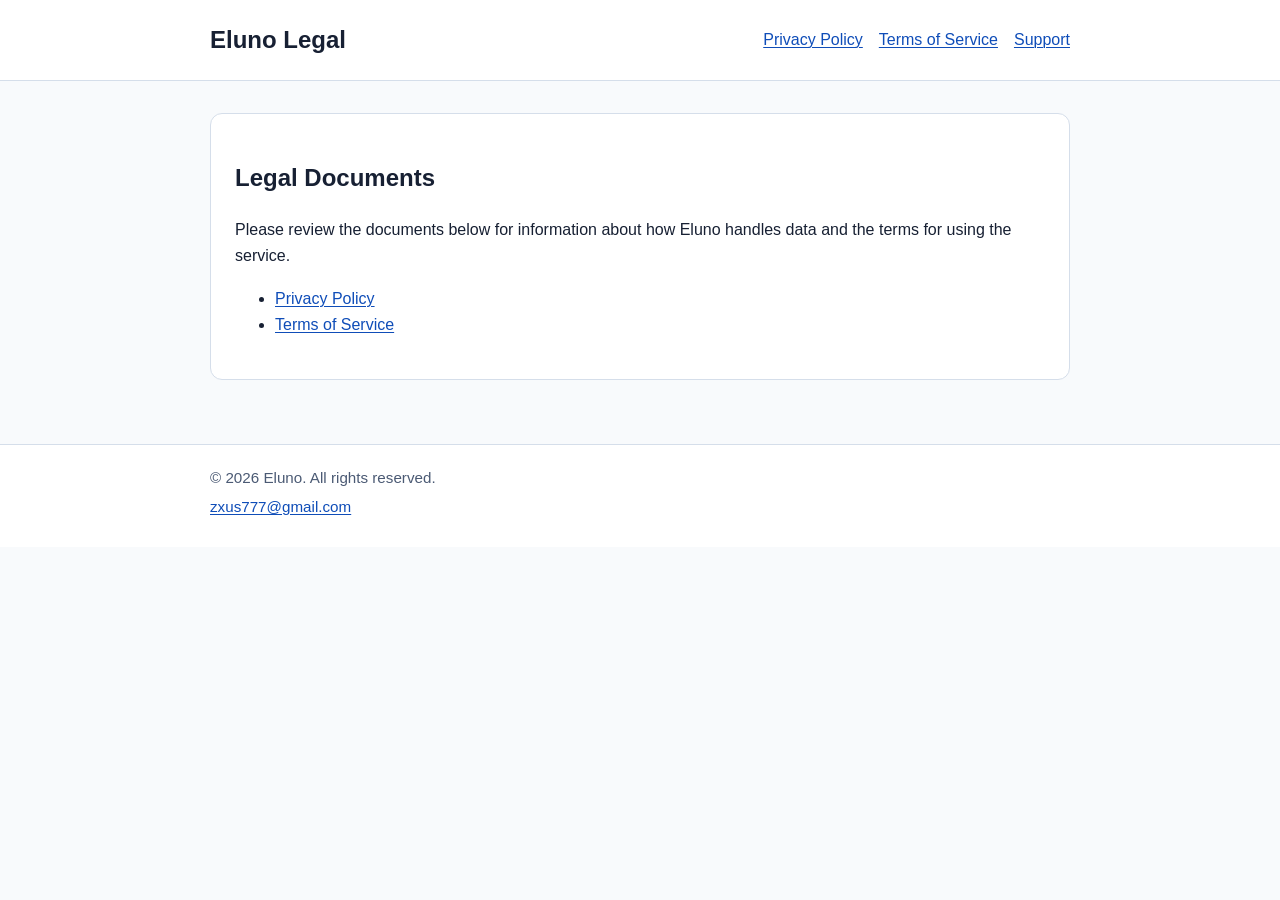
<file: index.html>
<!doctype html>
<html lang="en">
<head>
  <meta charset="utf-8">
  <meta name="viewport" content="width=device-width, initial-scale=1">
  <title>Eluno Legal</title>
  <meta name="description" content="Legal documents for Eluno, including Privacy Policy and Terms of Service.">
  <link rel="stylesheet" href="styles.css">
</head>
<body>
  <header class="site-header">
    <div class="container">
      <h1>Eluno Legal</h1>
      <nav aria-label="Legal navigation">
        <a href="privacy.html">Privacy Policy</a>
        <a href="terms.html">Terms of Service</a>
        <a href="support.html">Support</a>
      </nav>
    </div>
  </header>

  <main class="container">
    <section class="card">
      <h2>Legal Documents</h2>
      <p>Please review the documents below for information about how Eluno handles data and the terms for using the service.</p>
      <ul>
        <li><a href="privacy.html">Privacy Policy</a></li>
        <li><a href="terms.html">Terms of Service</a></li>
      </ul>
    </section>
  </main>

  <footer class="site-footer">
    <div class="container">
      <p>&copy; 2026 Eluno. All rights reserved.</p>
      <p><a href="mailto:zxus777@gmail.com">zxus777@gmail.com</a></p>
    </div>
  </footer>
</body>
</html>
</file>
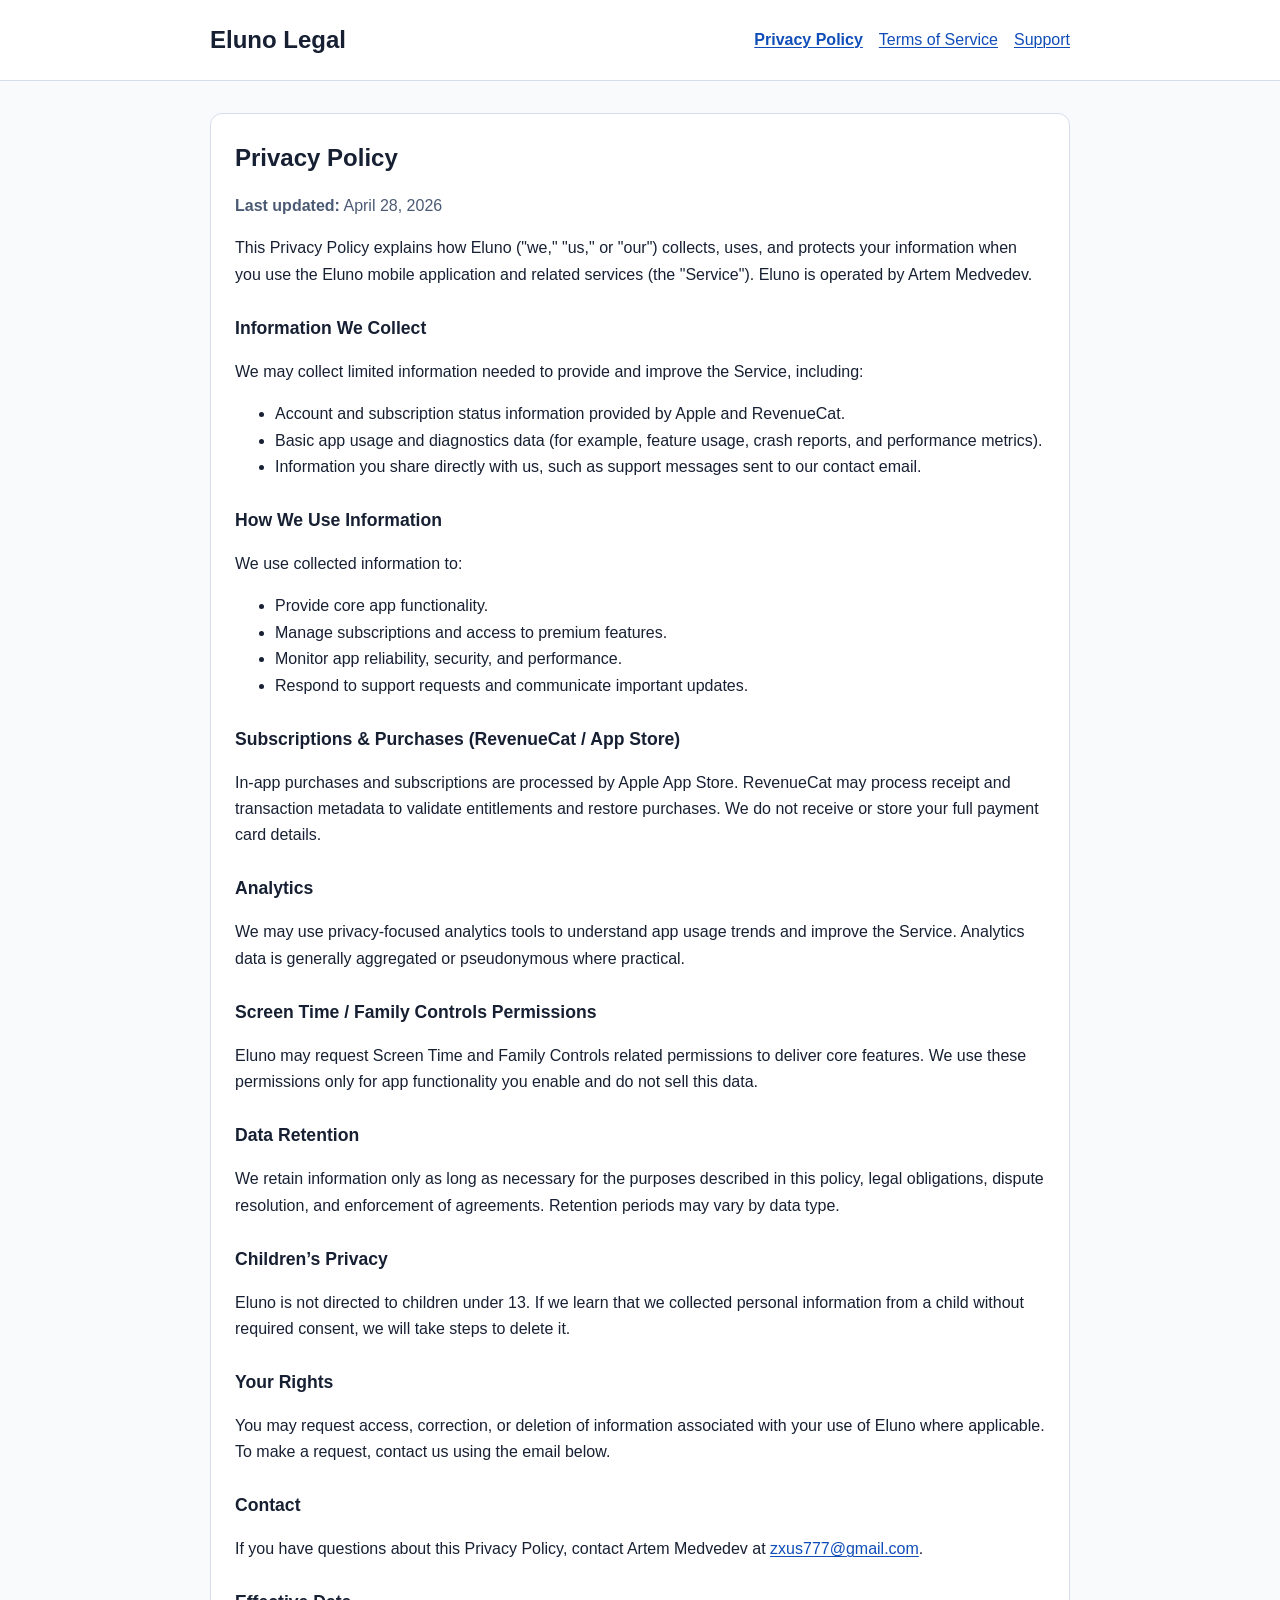
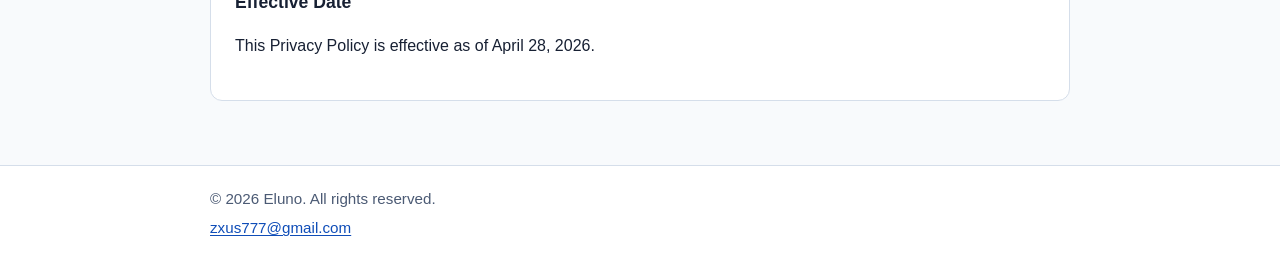
<file: privacy.html>
<!doctype html>
<html lang="en">
<head>
  <meta charset="utf-8">
  <meta name="viewport" content="width=device-width, initial-scale=1">
  <title>Eluno Privacy Policy</title>
  <meta name="description" content="Privacy Policy for Eluno, including data collection, usage, subscriptions, analytics, and user rights.">
  <link rel="stylesheet" href="styles.css">
</head>
<body>
  <header class="site-header">
    <div class="container">
      <h1>Eluno Legal</h1>
      <nav aria-label="Legal navigation">
        <a aria-current="page" href="privacy.html">Privacy Policy</a>
        <a href="terms.html">Terms of Service</a>
        <a href="support.html">Support</a>
      </nav>
    </div>
  </header>

  <main class="container">
    <article class="card legal-content">
      <h2>Privacy Policy</h2>
      <p class="last-updated"><strong>Last updated:</strong> April 28, 2026</p>

      <p>This Privacy Policy explains how Eluno ("we," "us," or "our") collects, uses, and protects your information when you use the Eluno mobile application and related services (the "Service"). Eluno is operated by Artem Medvedev.</p>

      <h3>Information We Collect</h3>
      <p>We may collect limited information needed to provide and improve the Service, including:</p>
      <ul>
        <li>Account and subscription status information provided by Apple and RevenueCat.</li>
        <li>Basic app usage and diagnostics data (for example, feature usage, crash reports, and performance metrics).</li>
        <li>Information you share directly with us, such as support messages sent to our contact email.</li>
      </ul>

      <h3>How We Use Information</h3>
      <p>We use collected information to:</p>
      <ul>
        <li>Provide core app functionality.</li>
        <li>Manage subscriptions and access to premium features.</li>
        <li>Monitor app reliability, security, and performance.</li>
        <li>Respond to support requests and communicate important updates.</li>
      </ul>

      <h3>Subscriptions &amp; Purchases (RevenueCat / App Store)</h3>
      <p>In-app purchases and subscriptions are processed by Apple App Store. RevenueCat may process receipt and transaction metadata to validate entitlements and restore purchases. We do not receive or store your full payment card details.</p>

      <h3>Analytics</h3>
      <p>We may use privacy-focused analytics tools to understand app usage trends and improve the Service. Analytics data is generally aggregated or pseudonymous where practical.</p>

      <h3>Screen Time / Family Controls Permissions</h3>
      <p>Eluno may request Screen Time and Family Controls related permissions to deliver core features. We use these permissions only for app functionality you enable and do not sell this data.</p>

      <h3>Data Retention</h3>
      <p>We retain information only as long as necessary for the purposes described in this policy, legal obligations, dispute resolution, and enforcement of agreements. Retention periods may vary by data type.</p>

      <h3>Children&rsquo;s Privacy</h3>
      <p>Eluno is not directed to children under 13. If we learn that we collected personal information from a child without required consent, we will take steps to delete it.</p>

      <h3>Your Rights</h3>
      <p>You may request access, correction, or deletion of information associated with your use of Eluno where applicable. To make a request, contact us using the email below.</p>

      <h3>Contact</h3>
      <p>If you have questions about this Privacy Policy, contact Artem Medvedev at <a href="mailto:zxus777@gmail.com">zxus777@gmail.com</a>.</p>

      <h3>Effective Date</h3>
      <p>This Privacy Policy is effective as of April 28, 2026.</p>
    </article>
  </main>

  <footer class="site-footer">
    <div class="container">
      <p>&copy; 2026 Eluno. All rights reserved.</p>
      <p><a href="mailto:zxus777@gmail.com">zxus777@gmail.com</a></p>
    </div>
  </footer>
</body>
</html>
</file>
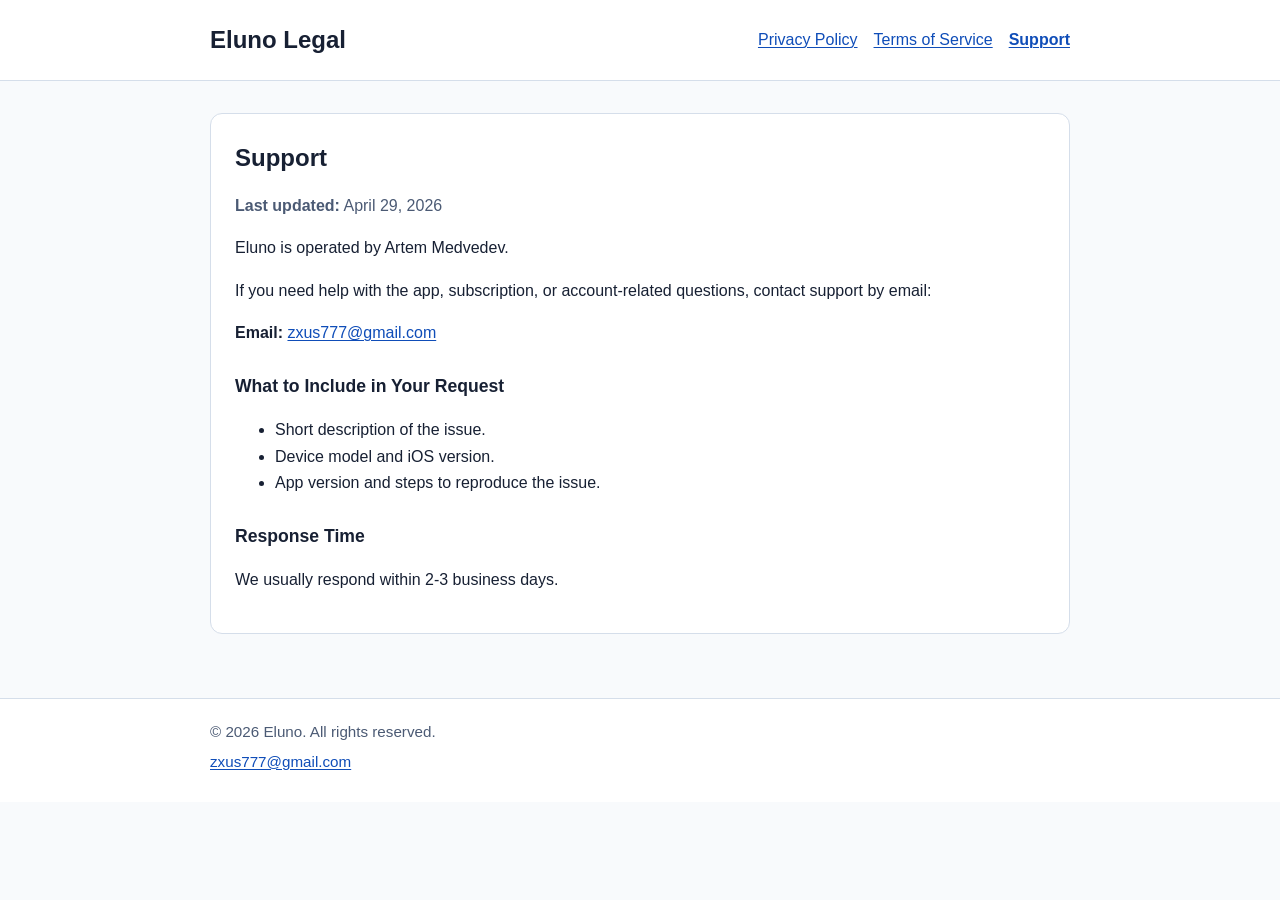
<file: support.html>
<!doctype html>
<html lang="en">
<head>
  <meta charset="utf-8">
  <meta name="viewport" content="width=device-width, initial-scale=1">
  <title>Eluno Support</title>
  <meta name="description" content="Support page for Eluno with contact information and response details.">
  <link rel="stylesheet" href="styles.css">
</head>
<body>
  <header class="site-header">
    <div class="container">
      <h1>Eluno Legal</h1>
      <nav aria-label="Legal navigation">
        <a href="privacy.html">Privacy Policy</a>
        <a href="terms.html">Terms of Service</a>
        <a aria-current="page" href="support.html">Support</a>
      </nav>
    </div>
  </header>

  <main class="container">
    <article class="card legal-content">
      <h2>Support</h2>
      <p class="last-updated"><strong>Last updated:</strong> April 29, 2026</p>

      <p>Eluno is operated by Artem Medvedev.</p>
      <p>If you need help with the app, subscription, or account-related questions, contact support by email:</p>
      <p><strong>Email:</strong> <a href="mailto:zxus777@gmail.com">zxus777@gmail.com</a></p>

      <h3>What to Include in Your Request</h3>
      <ul>
        <li>Short description of the issue.</li>
        <li>Device model and iOS version.</li>
        <li>App version and steps to reproduce the issue.</li>
      </ul>

      <h3>Response Time</h3>
      <p>We usually respond within 2-3 business days.</p>
    </article>
  </main>

  <footer class="site-footer">
    <div class="container">
      <p>&copy; 2026 Eluno. All rights reserved.</p>
      <p><a href="mailto:zxus777@gmail.com">zxus777@gmail.com</a></p>
    </div>
  </footer>
</body>
</html>
</file>
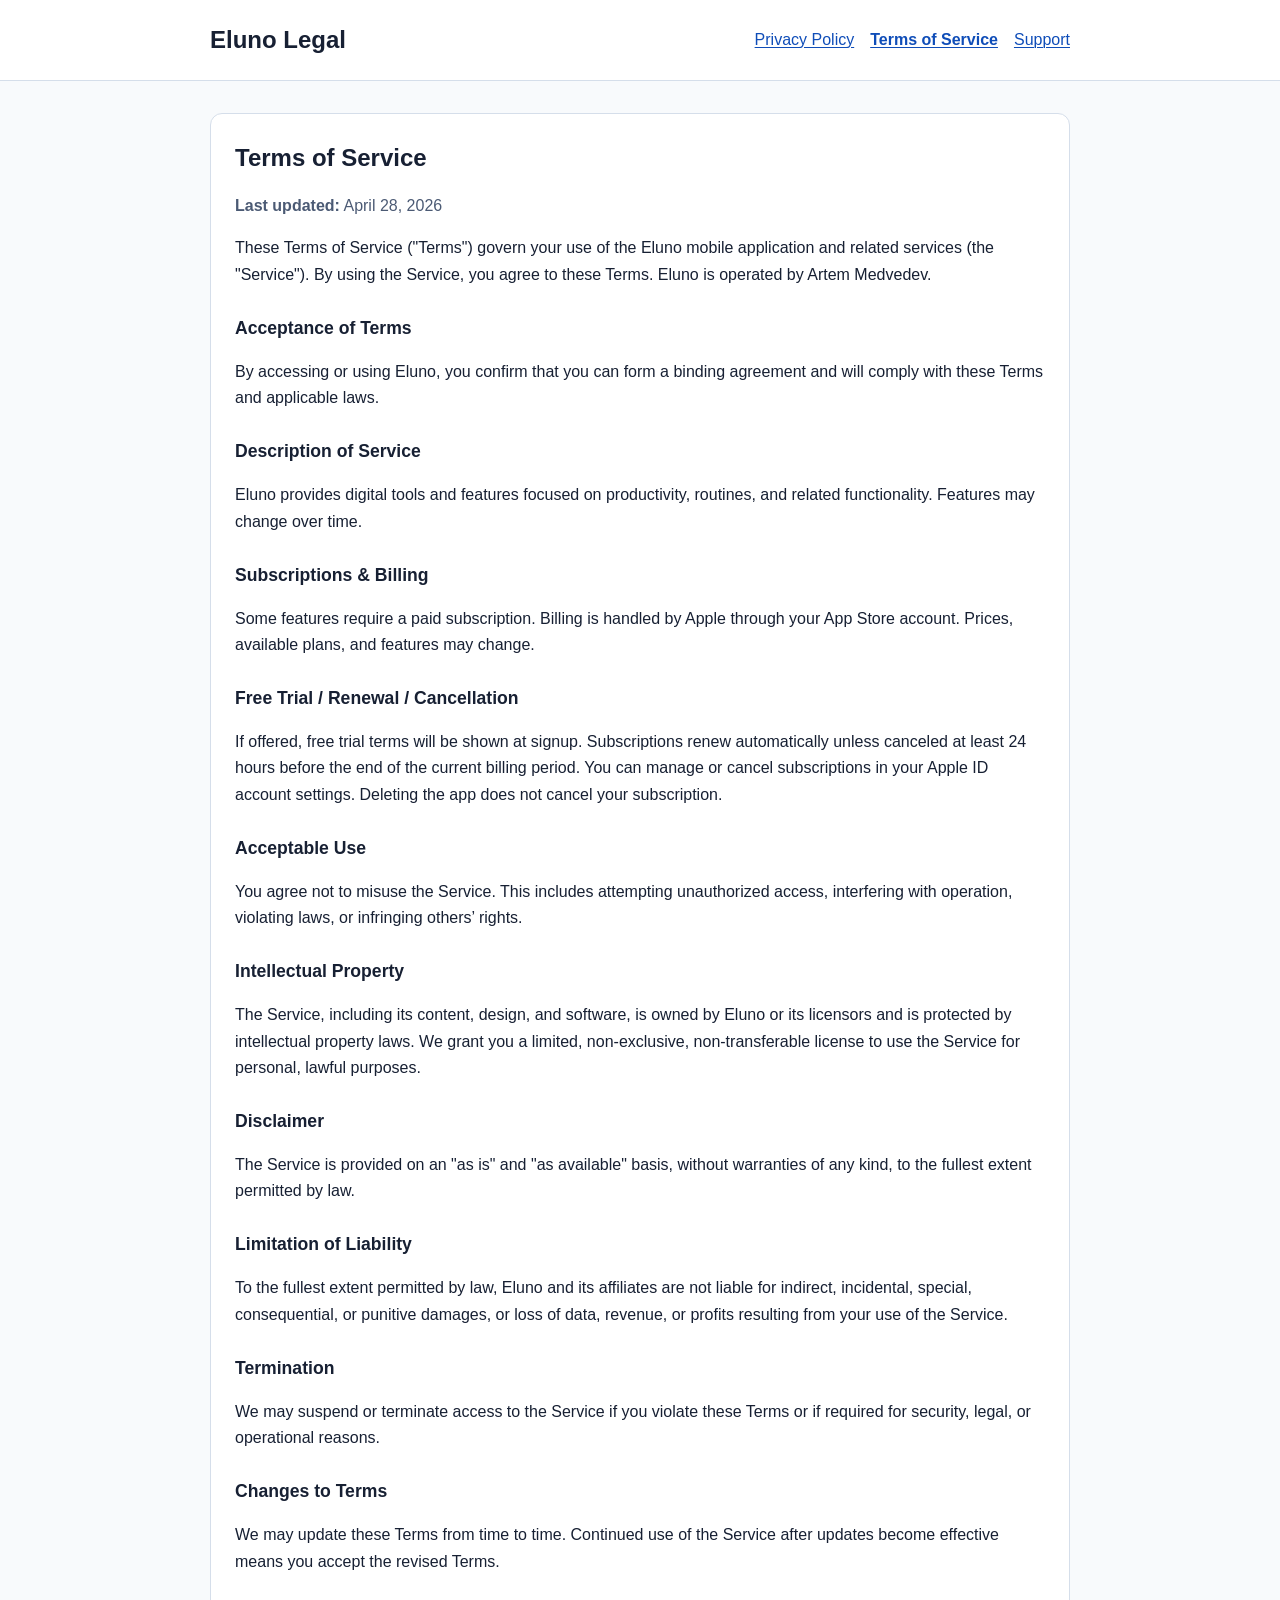
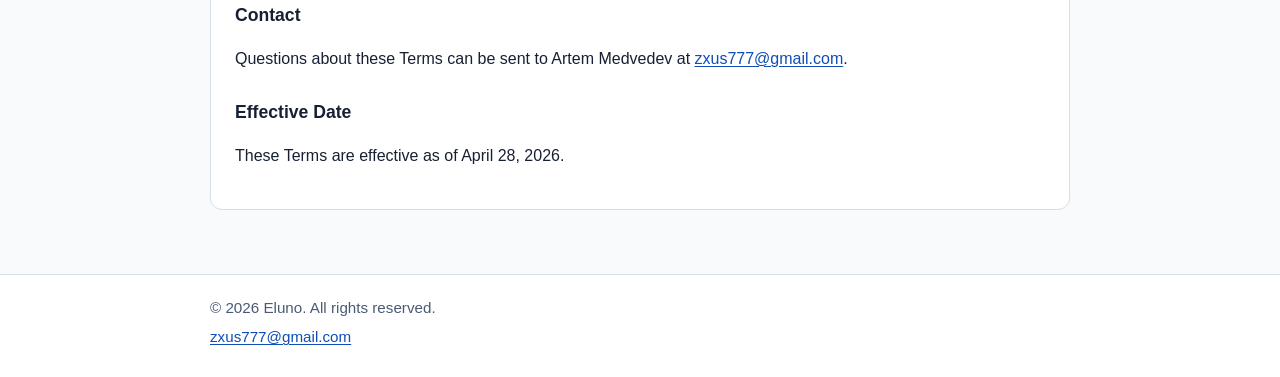
<file: terms.html>
<!doctype html>
<html lang="en">
<head>
  <meta charset="utf-8">
  <meta name="viewport" content="width=device-width, initial-scale=1">
  <title>Eluno Terms of Service</title>
  <meta name="description" content="Terms of Service for Eluno, including subscriptions, acceptable use, disclaimers, and liability limitations.">
  <link rel="stylesheet" href="styles.css">
</head>
<body>
  <header class="site-header">
    <div class="container">
      <h1>Eluno Legal</h1>
      <nav aria-label="Legal navigation">
        <a href="privacy.html">Privacy Policy</a>
        <a aria-current="page" href="terms.html">Terms of Service</a>
        <a href="support.html">Support</a>
      </nav>
    </div>
  </header>

  <main class="container">
    <article class="card legal-content">
      <h2>Terms of Service</h2>
      <p class="last-updated"><strong>Last updated:</strong> April 28, 2026</p>

      <p>These Terms of Service ("Terms") govern your use of the Eluno mobile application and related services (the "Service"). By using the Service, you agree to these Terms. Eluno is operated by Artem Medvedev.</p>

      <h3>Acceptance of Terms</h3>
      <p>By accessing or using Eluno, you confirm that you can form a binding agreement and will comply with these Terms and applicable laws.</p>

      <h3>Description of Service</h3>
      <p>Eluno provides digital tools and features focused on productivity, routines, and related functionality. Features may change over time.</p>

      <h3>Subscriptions &amp; Billing</h3>
      <p>Some features require a paid subscription. Billing is handled by Apple through your App Store account. Prices, available plans, and features may change.</p>

      <h3>Free Trial / Renewal / Cancellation</h3>
      <p>If offered, free trial terms will be shown at signup. Subscriptions renew automatically unless canceled at least 24 hours before the end of the current billing period. You can manage or cancel subscriptions in your Apple ID account settings. Deleting the app does not cancel your subscription.</p>

      <h3>Acceptable Use</h3>
      <p>You agree not to misuse the Service. This includes attempting unauthorized access, interfering with operation, violating laws, or infringing others&rsquo; rights.</p>

      <h3>Intellectual Property</h3>
      <p>The Service, including its content, design, and software, is owned by Eluno or its licensors and is protected by intellectual property laws. We grant you a limited, non-exclusive, non-transferable license to use the Service for personal, lawful purposes.</p>

      <h3>Disclaimer</h3>
      <p>The Service is provided on an "as is" and "as available" basis, without warranties of any kind, to the fullest extent permitted by law.</p>

      <h3>Limitation of Liability</h3>
      <p>To the fullest extent permitted by law, Eluno and its affiliates are not liable for indirect, incidental, special, consequential, or punitive damages, or loss of data, revenue, or profits resulting from your use of the Service.</p>

      <h3>Termination</h3>
      <p>We may suspend or terminate access to the Service if you violate these Terms or if required for security, legal, or operational reasons.</p>

      <h3>Changes to Terms</h3>
      <p>We may update these Terms from time to time. Continued use of the Service after updates become effective means you accept the revised Terms.</p>

      <h3>Contact</h3>
      <p>Questions about these Terms can be sent to Artem Medvedev at <a href="mailto:zxus777@gmail.com">zxus777@gmail.com</a>.</p>

      <h3>Effective Date</h3>
      <p>These Terms are effective as of April 28, 2026.</p>
    </article>
  </main>

  <footer class="site-footer">
    <div class="container">
      <p>&copy; 2026 Eluno. All rights reserved.</p>
      <p><a href="mailto:zxus777@gmail.com">zxus777@gmail.com</a></p>
    </div>
  </footer>
</body>
</html>
</file>
<file: styles.css>
:root {
  --bg: #f8fafc;
  --surface: #ffffff;
  --text: #172033;
  --muted: #4b5a74;
  --border: #d5deea;
  --link: #0f4db8;
  --link-hover: #0b3a8a;
}

* {
  box-sizing: border-box;
}

body {
  margin: 0;
  font-family: "Segoe UI", Tahoma, Geneva, Verdana, sans-serif;
  line-height: 1.65;
  color: var(--text);
  background: var(--bg);
}

.container {
  width: min(100% - 2rem, 860px);
  margin: 0 auto;
}

.site-header {
  border-bottom: 1px solid var(--border);
  background: var(--surface);
}

.site-header .container {
  display: flex;
  flex-wrap: wrap;
  gap: 0.75rem 1.5rem;
  align-items: center;
  justify-content: space-between;
  padding: 1.25rem 0;
}

h1 {
  font-size: 1.5rem;
  margin: 0;
}

nav {
  display: flex;
  gap: 1rem;
}

a {
  color: var(--link);
  text-decoration-thickness: 0.08em;
  text-underline-offset: 0.15em;
}

a:hover,
a:focus-visible {
  color: var(--link-hover);
}

nav a[aria-current="page"] {
  font-weight: 700;
}

main {
  padding: 2rem 0;
}

.card {
  background: var(--surface);
  border: 1px solid var(--border);
  border-radius: 12px;
  padding: 1.5rem;
}

.legal-content h2 {
  margin-top: 0;
}

.legal-content h3 {
  margin-top: 1.6rem;
  margin-bottom: 0.5rem;
  font-size: 1.1rem;
}

.last-updated {
  color: var(--muted);
  margin-top: -0.25rem;
}

.placeholder-note {
  margin-top: 2rem;
  padding: 0.875rem 1rem;
  border-left: 4px solid var(--border);
  background: #f2f6fb;
}

.site-footer {
  margin-top: 2rem;
  border-top: 1px solid var(--border);
  background: var(--surface);
}

.site-footer .container {
  padding: 1rem 0 1.5rem;
  color: var(--muted);
  font-size: 0.95rem;
}

.site-footer p {
  margin: 0.25rem 0;
}

@media (max-width: 560px) {
  .site-header .container {
    flex-direction: column;
    align-items: flex-start;
  }

  nav {
    gap: 0.75rem;
    flex-wrap: wrap;
  }

  .card {
    padding: 1.1rem;
  }
}
</file>
